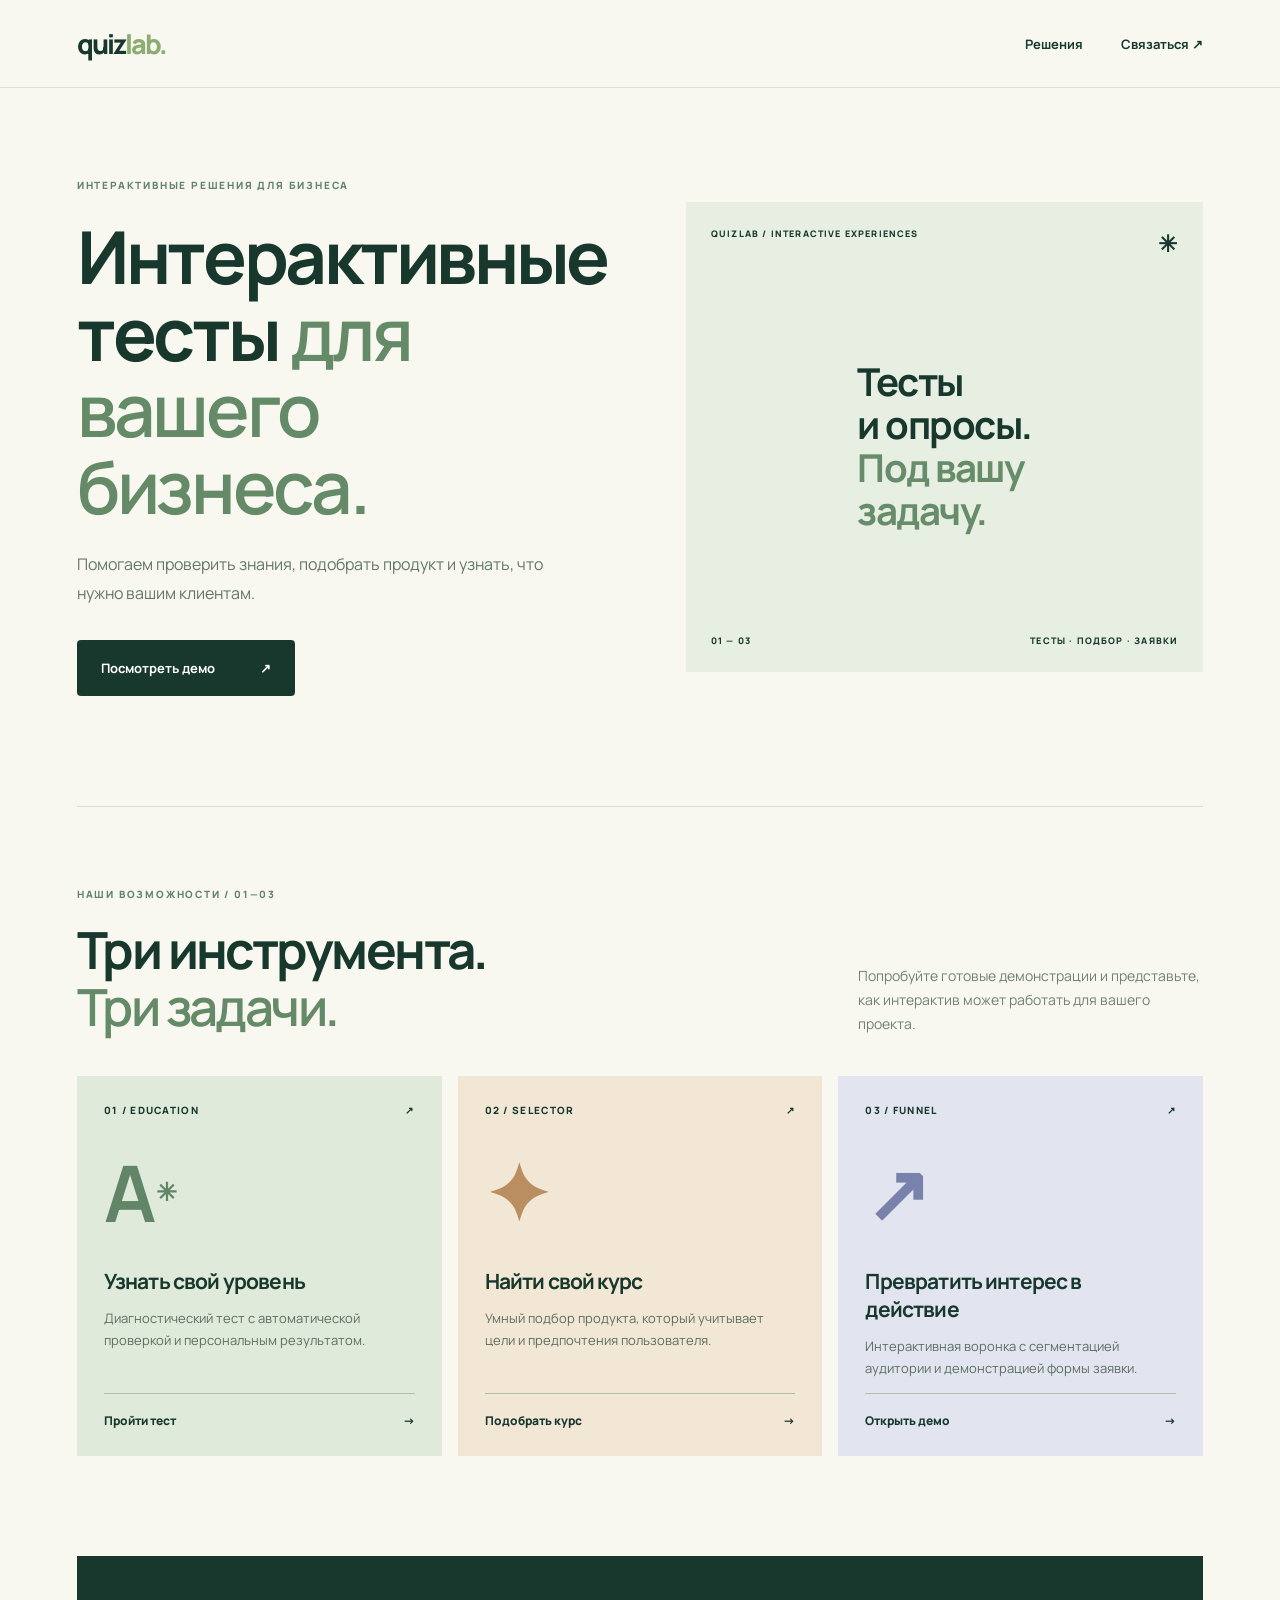
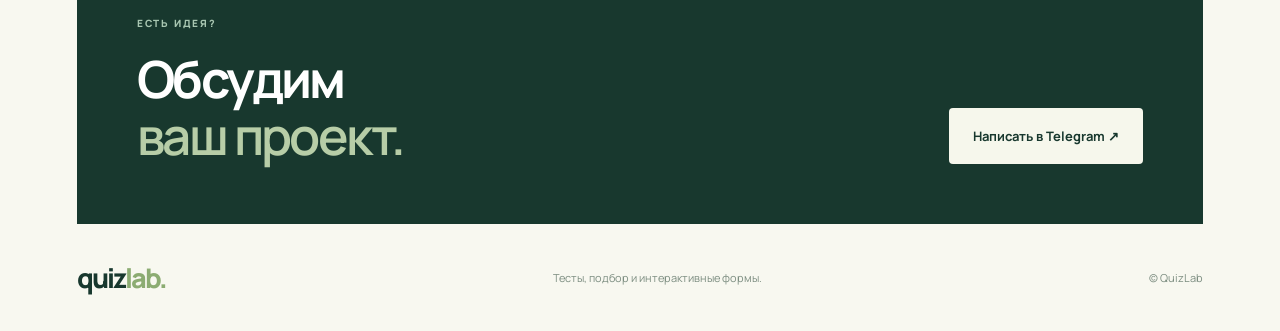
<file: index.html>
<!doctype html><html lang="ru"><head><meta charset="utf-8"><meta name="viewport" content="width=device-width,initial-scale=1"><title>QuizLab — интерактивные решения</title><link rel="stylesheet" href="css/style.css"></head><body><header><a class="logo" href="index.html">quiz<span>lab.</span></a><nav><a href="#products">Решения</a><a href="https://t.me/Stellara15">Связаться ↗</a></nav></header><main><section class="hero"><div><div class="eyebrow">ИНТЕРАКТИВНЫЕ РЕШЕНИЯ ДЛЯ БИЗНЕСА</div><h1>Интерактивные тесты <em>для вашего бизнеса.</em></h1><p class="lead">Помогаем проверить знания, подобрать продукт и узнать, что нужно вашим клиентам.</p><a class="button" href="#products">Посмотреть демо <span>↗</span></a></div><div class="hero-art"><div class="art-top">QUIZLAB / INTERACTIVE EXPERIENCES <span>✳</span></div><div class="art-circle"><span>Тесты<br>и опросы.</span><b>Под вашу<br>задачу.</b></div><div class="art-bottom"><span>01 — 03</span><span>ТЕСТЫ · ПОДБОР · ЗАЯВКИ</span></div></div></section><section class="intro" id="products"><div><div class="eyebrow">НАШИ ВОЗМОЖНОСТИ / 01—03</div><h2>Три инструмента.<br><em>Три задачи.</em></h2></div><p>Попробуйте готовые демонстрации и представьте, как интерактив может работать для вашего проекта.</p></section><section class="cards"><a class="card education" href="education.html"><div class="card-head"><span>01 / EDUCATION</span><span>↗</span></div><div class="card-icon">A<span>✳</span></div><h3>Узнать свой уровень</h3><p>Диагностический тест с автоматической проверкой и персональным результатом.</p><div class="card-link">Пройти тест <span>→</span></div></a><a class="card selector" href="selector.html"><div class="card-head"><span>02 / SELECTOR</span><span>↗</span></div><div class="card-icon">✦</div><h3>Найти свой курс</h3><p>Умный подбор продукта, который учитывает цели и предпочтения пользователя.</p><div class="card-link">Подобрать курс <span>→</span></div></a><a class="card funnel" href="funnel.html"><div class="card-head"><span>03 / FUNNEL</span><span>↗</span></div><div class="card-icon">↗</div><h3>Превратить интерес в действие</h3><p>Интерактивная воронка с сегментацией аудитории и демонстрацией формы заявки.</p><div class="card-link">Открыть демо <span>→</span></div></a></section><section class="contact"><div><div class="eyebrow">ЕСТЬ ИДЕЯ?</div><h2>Обсудим<br><em>ваш проект.</em></h2></div><a class="button light" href="https://t.me/Stellara15">Написать в Telegram ↗</a></section></main><footer><a class="logo" href="index.html">quiz<span>lab.</span></a><span>Тесты, подбор и интерактивные формы.</span><span>© QuizLab</span></footer></body></html>
</file>
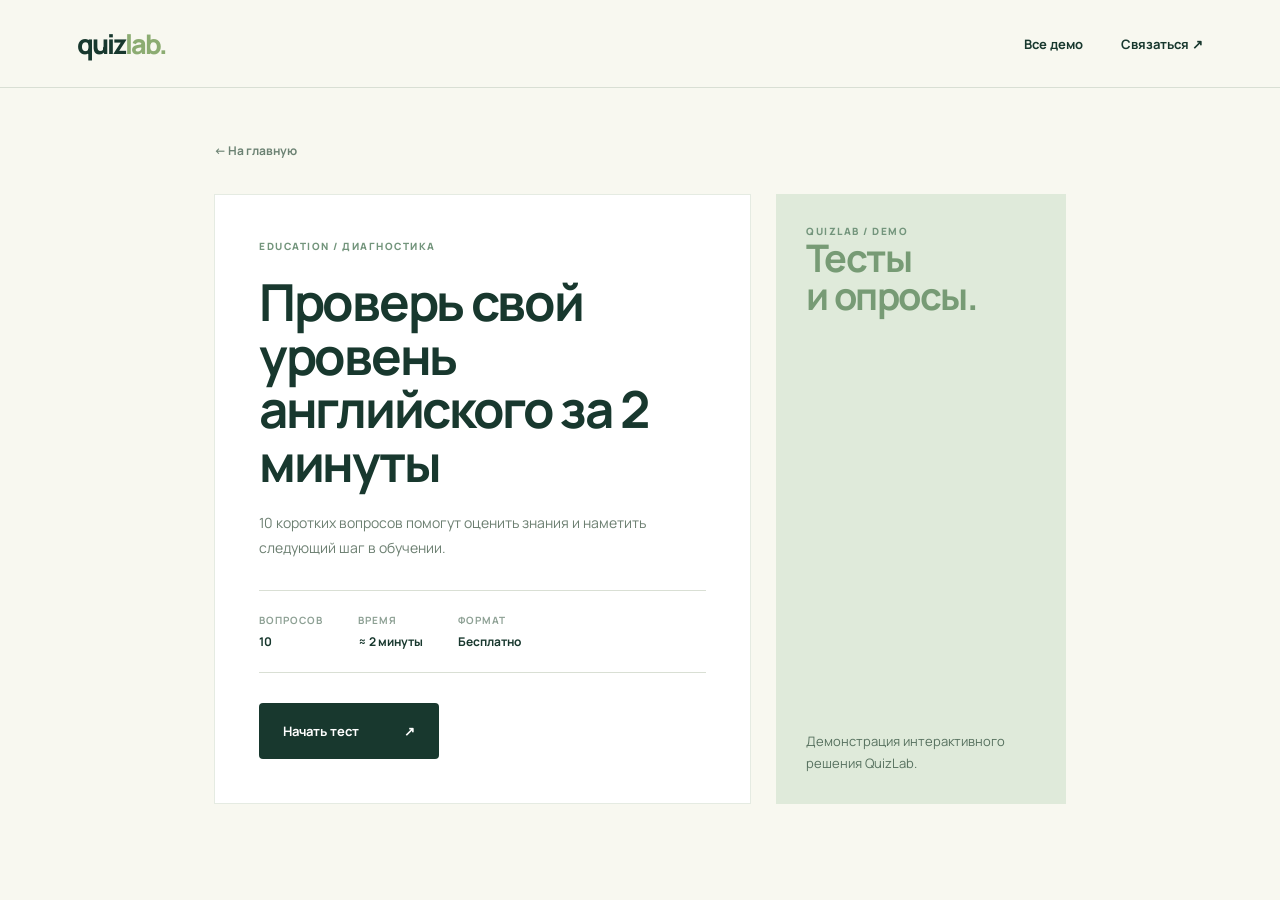
<file: education.html>
<!doctype html><html lang="ru"><head><meta charset="utf-8"><meta name="viewport" content="width=device-width,initial-scale=1"><title>QuizLab — education</title><link rel="stylesheet" href="css/style.css"></head><body data-product="education"><header><a class="logo" href="index.html">quiz<span>lab.</span></a><nav><a href="index.html#products">Все демо</a><a href="https://t.me/Stellara15">Связаться ↗</a></nav></header><main class="quiz-shell"><a class="back-link" href="index.html">← На главную</a><div class="quiz-layout"><section class="quiz-panel" id="app" aria-live="polite"></section><aside class="side"><div><div class="tag">QUIZLAB / DEMO</div><div class="big">Тесты<br>и опросы.</div></div><p>Демонстрация интерактивного решения QuizLab.</p></aside></div></main><script src="js/config.js"></script><script src="js/app.js"></script></body></html>
</file>
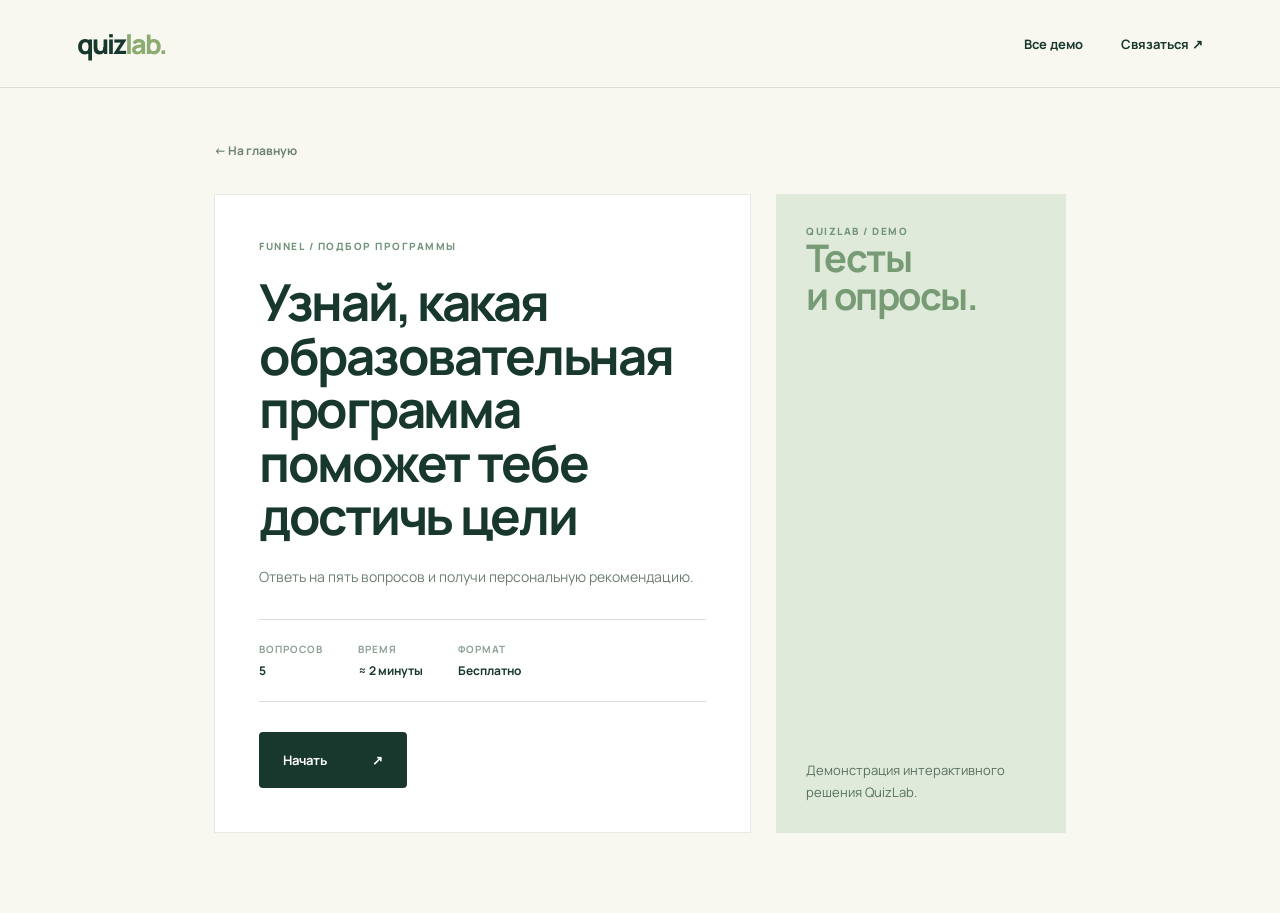
<file: funnel.html>
<!doctype html><html lang="ru"><head><meta charset="utf-8"><meta name="viewport" content="width=device-width,initial-scale=1"><title>QuizLab — funnel</title><link rel="stylesheet" href="css/style.css"></head><body data-product="funnel"><header><a class="logo" href="index.html">quiz<span>lab.</span></a><nav><a href="index.html#products">Все демо</a><a href="https://t.me/Stellara15">Связаться ↗</a></nav></header><main class="quiz-shell"><a class="back-link" href="index.html">← На главную</a><div class="quiz-layout"><section class="quiz-panel" id="app" aria-live="polite"></section><aside class="side"><div><div class="tag">QUIZLAB / DEMO</div><div class="big">Тесты<br>и опросы.</div></div><p>Демонстрация интерактивного решения QuizLab.</p></aside></div></main><script src="js/config.js"></script><script src="js/app.js"></script></body></html>
</file>
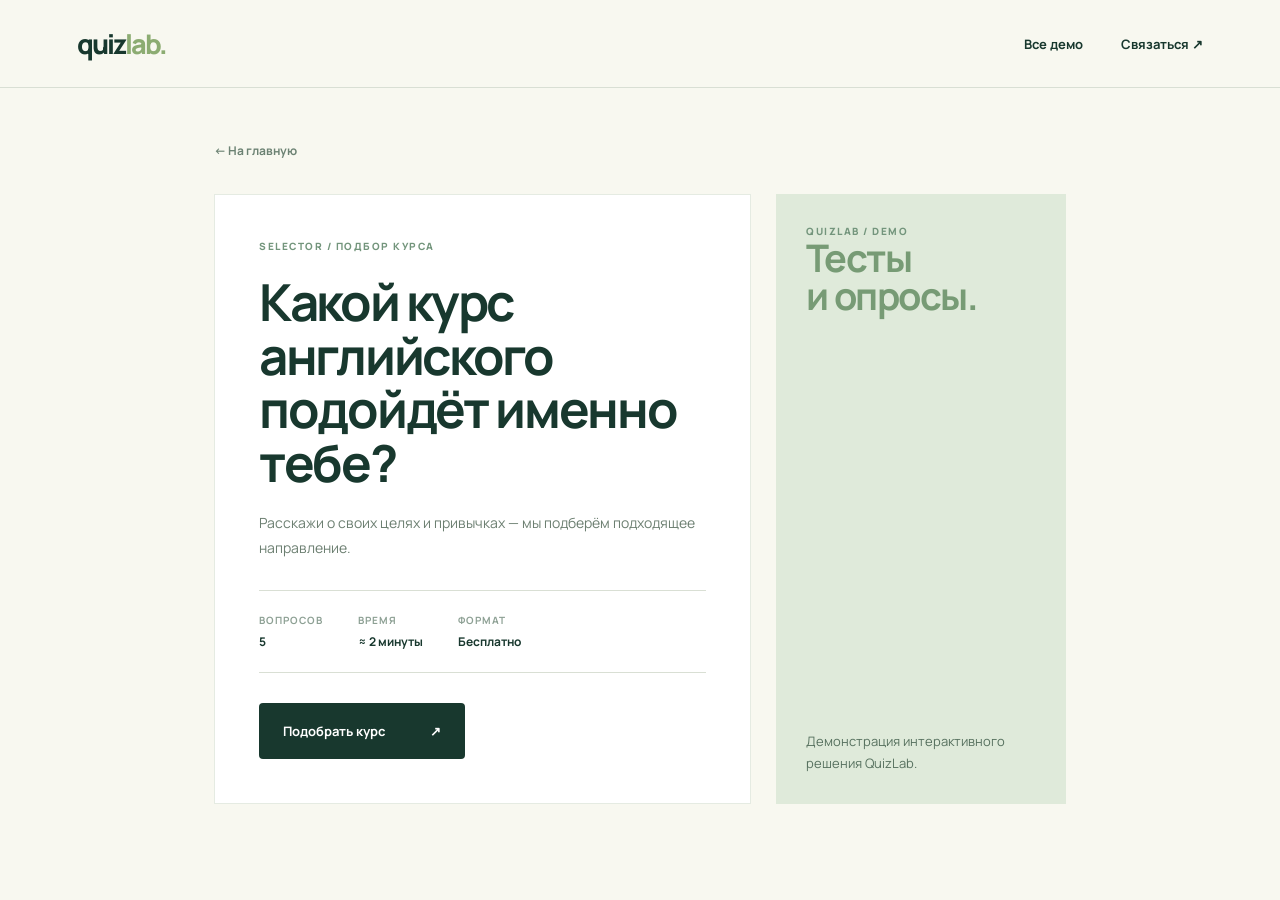
<file: selector.html>
<!doctype html><html lang="ru"><head><meta charset="utf-8"><meta name="viewport" content="width=device-width,initial-scale=1"><title>QuizLab — selector</title><link rel="stylesheet" href="css/style.css"></head><body data-product="selector"><header><a class="logo" href="index.html">quiz<span>lab.</span></a><nav><a href="index.html#products">Все демо</a><a href="https://t.me/Stellara15">Связаться ↗</a></nav></header><main class="quiz-shell"><a class="back-link" href="index.html">← На главную</a><div class="quiz-layout"><section class="quiz-panel" id="app" aria-live="polite"></section><aside class="side"><div><div class="tag">QUIZLAB / DEMO</div><div class="big">Тесты<br>и опросы.</div></div><p>Демонстрация интерактивного решения QuizLab.</p></aside></div></main><script src="js/config.js"></script><script src="js/app.js"></script></body></html>
</file>
<file: css/style.css>
@import url('https://fonts.googleapis.com/css2?family=Manrope:wght@400;500;600;700;800&family=Playfair+Display:ital,wght@1,600&display=swap');
:root{--ink:#18382e;--green:#276a4d;--cream:#f8f8f0;--line:#d9dfd4}*{box-sizing:border-box}html{scroll-behavior:smooth}body{margin:0;background:var(--cream);color:var(--ink);font-family:Manrope,Arial,sans-serif}a{color:inherit;text-decoration:none}button,input{font:inherit}button,a{ -webkit-tap-highlight-color:transparent}button:focus-visible,a:focus-visible,input:focus-visible{outline:3px solid #f0a955;outline-offset:3px}header,main,footer{max-width:1440px;margin:auto}header{height:88px;display:flex;align-items:center;justify-content:space-between;padding:0 6%;border-bottom:1px solid var(--line)}.logo{font-weight:800;font-size:27px;letter-spacing:-2px}.logo span{color:#8cac72}nav{display:flex;gap:38px;font-size:13px;font-weight:700}main{padding:0 6%}.hero{display:grid;grid-template-columns:1fr 1fr;gap:7%;align-items:center;padding:90px 0 110px}.eyebrow{font-size:10px;letter-spacing:.18em;font-weight:800;color:#618373}h1,h2,h3,p{margin:0}h1{font-size:clamp(44px,5.7vw,80px);letter-spacing:-.065em;line-height:1.05;margin:26px 0}em{font-family:'Playfair Display',Georgia,serif;font-weight:600;color:#779968}h1 em,h2 em{font-style:italic}.lead{font-size:16px;line-height:1.8;color:#64766a;max-width:480px;margin-bottom:32px}.button{border:0;cursor:pointer;display:inline-flex;gap:45px;align-items:center;justify-content:space-between;padding:19px 24px;border-radius:4px;background:var(--ink);color:white;font-weight:700;font-size:13px;transition:transform .2s,background .2s}.button:hover{transform:translateY(-2px);background:#326b50}.button:disabled{opacity:.4;cursor:not-allowed;transform:none}.hero-art{height:470px;background:#dfe9d8;padding:25px;display:flex;flex-direction:column;justify-content:space-between;overflow:hidden}.art-top,.art-bottom{display:flex;justify-content:space-between;font-size:9px;font-weight:800;letter-spacing:.13em}.art-top span{font-size:23px}.art-circle{align-self:center;background:#a5bf98;border-radius:50%;width:315px;height:315px;display:flex;align-items:center;justify-content:center;flex-direction:column;text-align:center;transform:rotate(-8deg);font-size:35px;line-height:1.12;letter-spacing:-.06em}.art-circle b{font-family:Georgia,serif;font-style:italic;color:#f7f9ed}.intro{display:flex;justify-content:space-between;align-items:end;gap:30px;border-top:1px solid var(--line);padding:80px 0 40px}.intro h2,.contact h2{font-size:clamp(34px,4vw,54px);line-height:1.12;letter-spacing:-.05em;margin-top:20px}.intro p{max-width:345px;color:#718075;line-height:1.7;font-size:14px}.cards{display:grid;grid-template-columns:repeat(3,1fr);gap:16px;padding-bottom:100px}.card{min-height:380px;padding:27px;display:flex;flex-direction:column;transition:transform .2s}.card:hover{transform:translateY(-5px)}.education{background:#dfeada}.selector{background:#f2e7d5}.funnel{background:#e2e5f0}.card-head{display:flex;justify-content:space-between;font-size:10px;letter-spacing:.13em;font-weight:800}.card-icon{font-family:Georgia,serif;font-size:78px;height:150px;display:flex;align-items:center;color:#628568}.card-icon span{font-size:25px}.selector .card-icon{color:#ba8e60}.funnel .card-icon{color:#7882aa}.card h3{font-size:21px;letter-spacing:-.04em;margin-bottom:12px}.card p{font-size:13px;line-height:1.7;color:#5c6e61;max-width:310px}.card-link{margin-top:auto;border-top:1px solid #aebfac;padding-top:18px;display:flex;justify-content:space-between;font-size:12px;font-weight:800}.contact{background:var(--ink);color:#fff;padding:60px;display:flex;align-items:end;justify-content:space-between;gap:25px}.contact .eyebrow{color:#a8c6b1}.contact em{color:#b7cda7}.light{background:#f6f7ec;color:var(--ink)}footer{padding:35px 6%;display:flex;justify-content:space-between;align-items:center;gap:20px;color:#7c8d80;font-size:11px}footer .logo{color:var(--ink)}
.quiz-shell{max-width:900px;margin:0 auto;padding:50px 24px 80px}.back-link{font-size:12px;font-weight:700;color:#6c8273}.quiz-layout{display:grid;grid-template-columns:1fr 290px;gap:25px;margin-top:34px}.quiz-panel{background:white;min-height:510px;padding:44px;border:1px solid #e5ebe2}.side{background:#dfeada;padding:30px;display:flex;flex-direction:column;justify-content:space-between}.side .big{font-family:Georgia,serif;font-style:italic;font-size:60px;line-height:1;color:#779b75}.side p{line-height:1.7;font-size:13px;color:#57715f}.tag{font-size:10px;font-weight:800;letter-spacing:.15em;color:#73957c}.quiz-panel h1{font-size:clamp(35px,4vw,51px);margin:22px 0}.quiz-panel h2{font-size:28px;letter-spacing:-.04em;line-height:1.25;margin:24px 0}.quiz-panel p{color:#6c7f71;line-height:1.75;font-size:14px}.facts{display:flex;gap:35px;border-top:1px solid var(--line);border-bottom:1px solid var(--line);padding:22px 0;margin:30px 0;font-size:12px;font-weight:700}.facts span{display:block;color:#8da094;font-size:10px;margin-bottom:6px;letter-spacing:.1em}.progress-label{display:flex;justify-content:space-between;font-size:11px;font-weight:800;color:#789181}.progress{height:4px;background:#e8eee8;margin:14px 0 36px}.progress div{height:100%;background:#699779;transition:width .25s}.options{display:grid;gap:10px;margin:26px 0}.option{display:flex;align-items:center;gap:14px;border:1px solid #e1e8e1;padding:15px;cursor:pointer;font-size:13px;line-height:1.45;transition:.2s}.option:has(input:checked){border-color:#5d9670;background:#f0f7ef}.option input{accent-color:#4d8962;width:17px;height:17px;flex:none}.actions{display:flex;justify-content:space-between;align-items:center;gap:15px;margin-top:25px}.text-button{border:0;background:none;cursor:pointer;color:#718979;font-weight:700;font-size:12px;padding:12px 0}.result-score{font-size:44px;font-weight:800;letter-spacing:-.06em;margin:20px 0}.result-box{background:#eef5eb;padding:20px;margin:22px 0}.result-box strong{font-size:13px}.result-box p{margin-top:7px}.field{display:block;margin:14px 0;font-size:12px;font-weight:700}.field input{display:block;width:100%;margin-top:8px;padding:14px;border:1px solid #d6e1d7;background:#fff}.notice{font-size:11px!important;margin:15px 0}.error{color:#a44242!important;font-size:12px!important}.result-actions{display:flex;flex-wrap:wrap;gap:15px;align-items:center;margin-top:25px}@media(max-width:760px){header{height:72px}nav{gap:18px;font-size:12px}.hero{grid-template-columns:1fr;padding:65px 0;gap:45px}.hero-art{height:340px}.art-circle{width:240px;height:240px;font-size:28px}.intro{display:block;padding-top:60px}.intro p{margin-top:20px}.cards{grid-template-columns:1fr;padding-bottom:60px}.card{min-height:330px}.card-icon{height:115px}.contact{padding:35px;display:block}.contact .button{margin-top:30px}footer{flex-wrap:wrap}.quiz-layout{grid-template-columns:1fr}.side{min-height:160px;gap:24px}.side .big{font-size:40px}.quiz-panel{padding:25px;min-height:0}.quiz-shell{padding-top:30px}}@media(prefers-reduced-motion:reduce){*,*:before,*:after{scroll-behavior:auto!important;transition:none!important}}
/* Refined typography and result layout */
.result-score{display:flex;align-items:baseline;flex-wrap:wrap;gap:8px 18px;line-height:1.15}
.result-score .score-caption{font-size:15px;font-weight:600;letter-spacing:normal;line-height:1.5;color:#536b5c}
h1{letter-spacing:-.045em}h1 em,h2 em{font-family:inherit;font-style:normal;color:#648a67}.hero-art{background:#e7eee2}.art-circle{transform:none;border-radius:0;background:transparent;width:auto;height:auto;text-align:left;align-items:flex-start;font-family:inherit;font-size:clamp(32px,3vw,48px);font-weight:700;letter-spacing:-.04em}.art-circle b{font-family:inherit;font-style:normal;color:#668c69}.side .big{font-family:inherit;font-style:normal;font-weight:700;font-size:38px;letter-spacing:-.04em}.card-icon{font-family:inherit;font-weight:700}.contact h2 em{color:#b7cda7}
</file>
